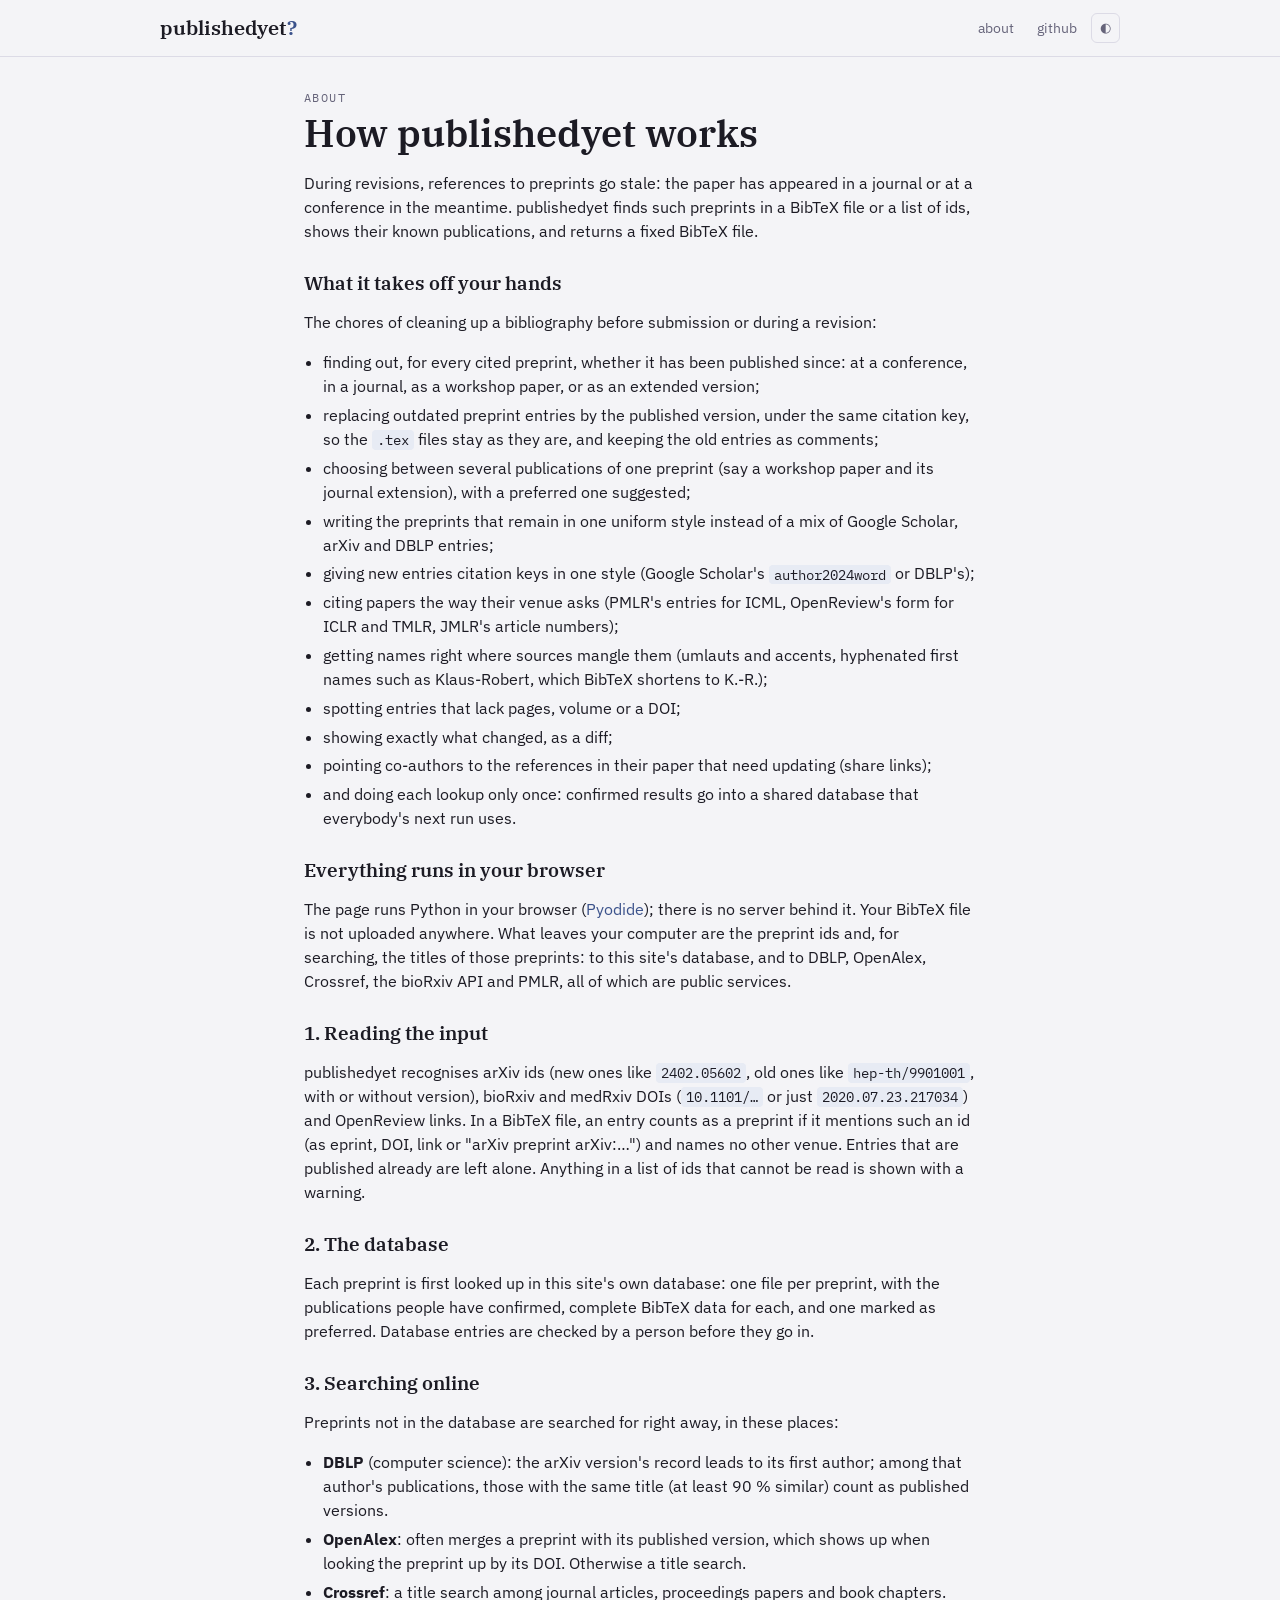
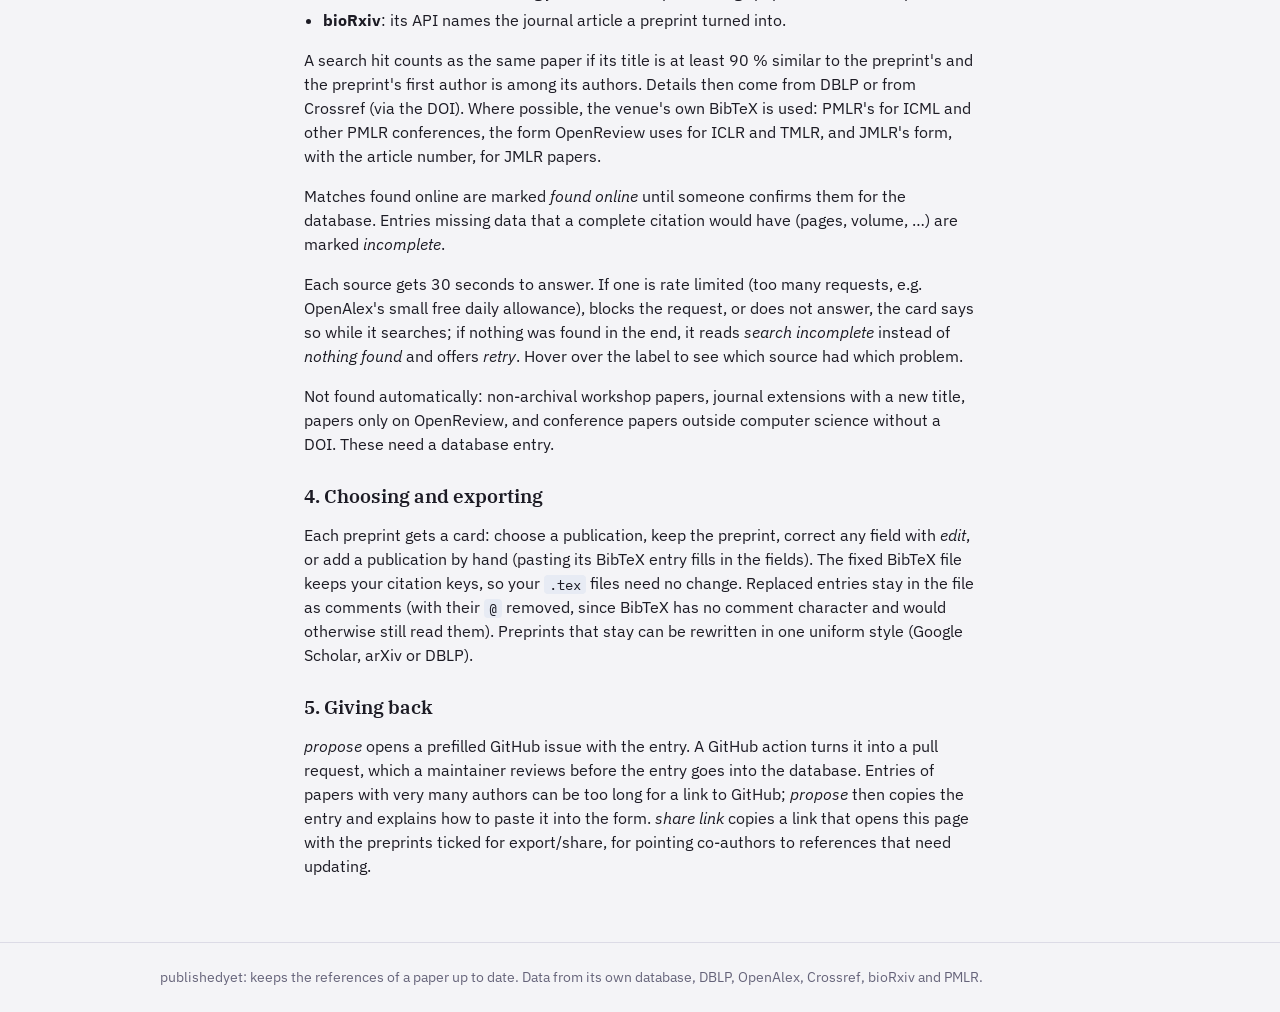
<file: about.html>
<!doctype html>
<html lang="en">
<head>
<meta charset="utf-8">
<meta name="viewport" content="width=device-width, initial-scale=1">
<title>publishedyet: about</title>
<link rel="icon" href="favicon.svg" type="image/svg+xml">
<link rel="icon" href="favicon-32.png" sizes="32x32" type="image/png">
<link rel="apple-touch-icon" href="apple-touch-icon.png">
<link rel="preconnect" href="https://fonts.gstatic.com" crossorigin>
<link rel="stylesheet" href="https://fonts.googleapis.com/css2?family=IBM+Plex+Mono:wght@400;500&family=IBM+Plex+Sans:wght@400;500;600&family=IBM+Plex+Serif:wght@500;600&display=swap">
<link rel="stylesheet" href="style.css">
<script>
  try { var theme = localStorage.getItem('publishedyet-theme'); if (theme) document.documentElement.setAttribute('data-theme', theme); } catch (e) {}
</script>
</head>
<body>
<header class="site"><div class="wrap bar">
  <a class="brand" href="./">publishedyet<span class="q">?</span></a>
  <nav>
    <a href="about.html">about</a>
    <a href="https://github.com/sebastian-lapuschkin-sideprojects/publishedyet">github</a>
    <button class="tbtn" id="theme" title="light / dark" aria-label="switch light or dark">◐</button>
  </nav>
</div></header>

<main class="wrap prose">
  <div class="eyebrow">about</div>
  <h1>How publishedyet works</h1>
  <p>During revisions, references to preprints go stale: the paper has appeared in a journal or at a
    conference in the meantime. publishedyet finds such preprints in a BibTeX file or a list of ids,
    shows their known publications, and returns a fixed BibTeX file.</p>

  <h2>What it takes off your hands</h2>
  <p>The chores of cleaning up a bibliography before submission or during a revision:</p>
  <ul>
    <li>finding out, for every cited preprint, whether it has been published since: at a conference,
      in a journal, as a workshop paper, or as an extended version;</li>
    <li>replacing outdated preprint entries by the published version, under the same citation key, so
      the <code>.tex</code> files stay as they are, and keeping the old entries as comments;</li>
    <li>choosing between several publications of one preprint (say a workshop paper and its journal
      extension), with a preferred one suggested;</li>
    <li>writing the preprints that remain in one uniform style instead of a mix of Google Scholar,
      arXiv and DBLP entries;</li>
    <li>giving new entries citation keys in one style (Google Scholar's <code>author2024word</code> or DBLP's);</li>
    <li>citing papers the way their venue asks (PMLR's entries for ICML, OpenReview's form for ICLR and TMLR,
      JMLR's article numbers);</li>
    <li>getting names right where sources mangle them (umlauts and accents, hyphenated first names
      such as Klaus-Robert, which BibTeX shortens to K.-R.);</li>
    <li>spotting entries that lack pages, volume or a DOI;</li>
    <li>showing exactly what changed, as a diff;</li>
    <li>pointing co-authors to the references in their paper that need updating (share links);</li>
    <li>and doing each lookup only once: confirmed results go into a shared database that everybody's
      next run uses.</li>
  </ul>

  <h2>Everything runs in your browser</h2>
  <p>The page runs Python in your browser (<a href="https://pyodide.org">Pyodide</a>); there is no
    server behind it. Your BibTeX file is not uploaded anywhere. What leaves your computer are the
    preprint ids and, for searching, the titles of those preprints: to this site's database, and to
    DBLP, OpenAlex, Crossref, the bioRxiv API and PMLR, all of which are public services.</p>

  <h2>1. Reading the input</h2>
  <p>publishedyet recognises arXiv ids (new ones like <code>2402.05602</code>, old ones like
    <code>hep-th/9901001</code>, with or without version), bioRxiv and medRxiv DOIs
    (<code>10.1101/…</code> or just <code>2020.07.23.217034</code>) and OpenReview links. In a BibTeX
    file, an entry counts as a preprint if it mentions such an id (as eprint, DOI, link or
    "arXiv preprint arXiv:…") and names no other venue. Entries that are published already are left alone.
    Anything in a list of ids that cannot be read is shown with a warning.</p>

  <h2>2. The database</h2>
  <p>Each preprint is first looked up in this site's own database: one file per preprint, with the
    publications people have confirmed, complete BibTeX data for each, and one marked as preferred.
    Database entries are checked by a person before they go in.</p>

  <h2>3. Searching online</h2>
  <p>Preprints not in the database are searched for right away, in these places:</p>
  <ul>
    <li><b>DBLP</b> (computer science): the arXiv version's record leads to its first author; among
      that author's publications, those with the same title (at least 90&nbsp;% similar) count as published versions.</li>
    <li><b>OpenAlex</b>: often merges a preprint with its published version, which shows up when
      looking the preprint up by its DOI. Otherwise a title search.</li>
    <li><b>Crossref</b>: a title search among journal articles, proceedings papers and book chapters.</li>
    <li><b>bioRxiv</b>: its API names the journal article a preprint turned into.</li>
  </ul>
  <p>A search hit counts as the same paper if its title is at least 90&nbsp;% similar to the
    preprint's and the preprint's first author is among its authors. Details then come from DBLP or
    from Crossref (via the DOI). Where possible, the venue's own BibTeX is used: PMLR's for ICML and
    other PMLR conferences, the form OpenReview uses for ICLR and TMLR, and JMLR's form, with the
    article number, for JMLR papers.</p>
  <p>Matches found online are marked <i>found online</i> until someone confirms them for the database.
    Entries missing data that a complete citation would have (pages, volume, …) are marked <i>incomplete</i>.</p>
  <p>Each source gets 30 seconds to answer. If one is rate limited (too many requests, e.g. OpenAlex's
    small free daily allowance), blocks the request, or does not answer, the card says so while it
    searches; if nothing was found in the end, it reads <i>search incomplete</i> instead of
    <i>nothing found</i> and offers <i>retry</i>. Hover over the label to see which source had which problem.</p>
  <p>Not found automatically: non-archival workshop papers, journal extensions with a new title, papers
    only on OpenReview, and conference papers outside computer science without a DOI. These need a database entry.</p>

  <h2>4. Choosing and exporting</h2>
  <p>Each preprint gets a card: choose a publication, keep the preprint, correct any field with
    <i>edit</i>, or add a publication by hand (pasting its BibTeX entry fills in the fields). The fixed BibTeX file keeps your citation keys, so your
    <code>.tex</code> files need no change. Replaced entries stay in the file as comments (with their
    <code>@</code> removed, since BibTeX has no comment character and would otherwise still read them).
    Preprints that stay can be rewritten in one uniform style (Google Scholar, arXiv or DBLP).</p>

  <h2>5. Giving back</h2>
  <p><i>propose</i> opens a prefilled GitHub issue with the entry. A GitHub action turns it into a pull
    request, which a maintainer reviews before the entry goes into the database. Entries of papers with
    very many authors can be too long for a link to GitHub; <i>propose</i> then copies the entry and
    explains how to paste it into the form. <i>share link</i>
    copies a link that opens this page with the preprints ticked for export/share, for pointing
    co-authors to references that need updating.</p>
</main>

<footer class="site"><div class="wrap">
  publishedyet: keeps the references of a paper up to date. Data from its own database, DBLP, OpenAlex, Crossref, bioRxiv and PMLR.
</div></footer>
<script>
  document.getElementById('theme').onclick = function () {
    var root = document.documentElement;
    var now = root.getAttribute('data-theme') || (matchMedia('(prefers-color-scheme: dark)').matches ? 'dark' : 'light');
    var next = now === 'dark' ? 'light' : 'dark';
    root.setAttribute('data-theme', next);
    try { localStorage.setItem('publishedyet-theme', next); } catch (e) {}
  };
</script>
</body>
</html>
</file>
<file: style.css>
/* Layout and type follow lapuschkin.eats (IBM Plex, ink on paper, one accent);
   colours from the viridis colormap: indigo for confirmed, teal for found online. */
:root {
  color-scheme: light;  /* browser-drawn controls (file button, scrollbars) follow the theme */
  --paper: #f4f4f7; --raised: #ffffff; --ink: #1c1b24; --muted: #66647a; --line: #dcdbe6;
  --accent: #3b528b; --accent-soft: #e7ebf4; --teal: #1f8a84; --teal-soft: #dcf1ee; --shade: #ebebf2; --zebra: #ececf3; --warn: #85630a; --warn-soft: #f7edc4;
  --add: #e3f4e3; --del: #f2e6ec; --hunk: #ecebf1;
  --maxw: 62rem;
  --serif: 'IBM Plex Serif', Georgia, serif;
  --sans: 'IBM Plex Sans', system-ui, sans-serif;
  --mono: 'IBM Plex Mono', ui-monospace, monospace;
}
@media (prefers-color-scheme: dark) { :root:not([data-theme="light"]) {
  color-scheme: dark;
  --paper: #13131a; --raised: #1b1b25; --ink: #e7e7ef; --muted: #9b9ab0; --line: #2c2b3a;
  --accent: #9fb3e8; --accent-soft: #222842; --teal: #5ec9a8; --teal-soft: #173230; --shade: #181822; --zebra: #22222e; --warn: #e3c75a; --warn-soft: #3a3418;
  --add: #1b3324; --del: #352030; --hunk: #22212e;
} }
:root[data-theme="dark"] {
  color-scheme: dark;
  --paper: #13131a; --raised: #1b1b25; --ink: #e7e7ef; --muted: #9b9ab0; --line: #2c2b3a;
  --accent: #9fb3e8; --accent-soft: #222842; --teal: #5ec9a8; --teal-soft: #173230; --shade: #181822; --zebra: #22222e; --warn: #e3c75a; --warn-soft: #3a3418;
  --add: #1b3324; --del: #352030; --hunk: #22212e;
}

* { box-sizing: border-box; }
body { margin: 0; background: var(--paper); color: var(--ink); font: 16px/1.5 var(--sans); }
.wrap { width: 100%; max-width: var(--maxw); margin-inline: auto; padding-inline: 16px; }
a { color: var(--accent); text-decoration: none; }
a:hover { text-decoration: underline; }
:focus-visible { outline: 2px solid var(--accent); outline-offset: 2px; border-radius: 3px; }
h1, h2, h3 { font-family: var(--serif); font-weight: 600; line-height: 1.15; margin: 0; text-wrap: balance; }
.eyebrow, .cap { font-family: var(--mono); font-size: .72rem; letter-spacing: .12em; text-transform: uppercase; color: var(--muted); }

header.site { position: sticky; top: 0; z-index: 30; background: var(--paper); border-bottom: 1px solid var(--line); }
header.site .bar { display: flex; align-items: center; gap: 1rem; min-height: 56px; }
.brand { font-family: var(--serif); font-weight: 600; font-size: 1.25rem; color: var(--ink); }
.brand:hover { text-decoration: none; }
.brand .q { color: var(--accent); }
header nav { margin-left: auto; display: flex; align-items: center; gap: .4rem; }
header nav a { font-size: .9rem; color: var(--muted); padding: .3rem .5rem; }
.tbtn { font-family: var(--mono); font-size: .8rem; background: none; border: 1px solid var(--line); color: var(--muted);
        border-radius: 6px; padding: .35rem .5rem; cursor: pointer; }
.tbtn:hover { border-color: var(--accent); color: var(--ink); }

main { padding-block: 2rem 3rem; }
.lede { margin-bottom: 1.5rem; }
.lede h1 { font-size: clamp(2rem, 6vw, 2.6rem); margin: .3rem 0 .6rem; }
.lede p { color: var(--muted); font-size: 1.05rem; max-width: 42rem; margin: 0 0 .4rem; }
.pitch { list-style: none; padding: 0; margin: 0 0 1rem; font-size: 1.05rem; }
.pitch li { padding-left: 1.1rem; position: relative; margin: .15rem 0; }
.pitch li::before { content: "✓"; position: absolute; left: 0; color: var(--teal); font-weight: 600; }
.lede .privacy { font-size: .85rem; }
footer.site { border-top: 1px solid var(--line); color: var(--muted); font-size: .85rem; }
footer.site .wrap { padding-block: 1.5rem; }

textarea { width: 100%; min-height: 160px; padding: .6rem .7rem; border: 1px solid var(--line); border-radius: 10px;
           background: var(--raised); color: var(--ink); font: .82rem/1.45 var(--mono); }
#entries, #fixed { min-height: 220px; }
.controls { display: flex; gap: .7rem; align-items: center; justify-content: flex-end; margin: .6rem 0; flex-wrap: wrap; }
.controls .file { margin-right: auto; font-family: var(--mono); font-size: .8rem; color: var(--muted); }
button { font-family: var(--mono); font-size: .85rem; padding: .4rem 1rem; border: 1px solid var(--accent); border-radius: 8px;
         background: var(--accent); color: var(--paper); cursor: pointer; }
button:disabled { opacity: .5; cursor: wait; }
button.small, .act { font-family: var(--mono); font-size: .75rem; padding: .15rem .55rem; border: 1px solid var(--line); border-radius: 6px;
                     background: var(--raised); color: var(--accent); cursor: pointer; white-space: nowrap; }
button.small:hover, .act:hover { border-color: var(--accent); text-decoration: none; }
select { font: .85rem var(--sans); padding: .25rem; background: var(--raised); color: var(--ink); border: 1px solid var(--line); border-radius: 6px; }
.options { display: flex; gap: 1.5rem; flex-wrap: wrap; }
.options label { display: flex; flex-direction: column; gap: .3rem; }
h2 { font-size: 1.4rem; margin-top: 2.4rem; }
h3 { font-size: 1.05rem; margin: 1.4rem 0 .5rem; }
.hint { color: var(--muted); font-size: .85rem; margin: 0 0 .5rem; }

/* results: one card per preprint */
.bar-top { display: flex; gap: .8rem; align-items: center; margin: 1.6rem 0 .6rem; }
.bar-top .cap { margin-right: auto; }
.bar-top .done { font: .75rem var(--mono); color: var(--teal); }
.bar-top .pick { margin-right: calc(.9rem + 1px); }  /* box above the boxes of the cards */
.card { background: var(--raised); border: 1px solid var(--line); border-radius: 12px; margin: 0 0 .7rem; }
.card.alt { background: var(--zebra); }
.card .top { display: grid; grid-template-columns: 12rem minmax(0, 1fr) 11rem 16rem; gap: .8rem; align-items: center;
             padding: .55rem .9rem; border-bottom: 1px solid var(--line); }
.card .who { min-width: 0; }
.card .id { display: block; font: .8rem var(--mono); white-space: nowrap; overflow: hidden; text-overflow: ellipsis; }
.card .key { font: .7rem var(--mono); color: var(--muted); white-space: nowrap; overflow: hidden; text-overflow: ellipsis; }
.card .title { font-size: .9rem; white-space: nowrap; overflow: hidden; text-overflow: ellipsis; }
.pill { justify-self: start; font: .66rem var(--mono); text-transform: uppercase; letter-spacing: .05em; border-radius: 4px;
        padding: .1rem .45rem; white-space: nowrap; }
.pill.db { background: var(--accent-soft); color: var(--accent); }
.pill.online { background: var(--teal-soft); color: var(--teal); }
.pill.none, .pill.busy { background: var(--shade); color: var(--muted); }
.pill.warn { background: var(--warn-soft); color: var(--warn); }
.card .title.warn { color: var(--warn); font-size: .85rem; }
.actions { display: flex; gap: .35rem; justify-content: flex-end; }
.opts { display: grid; grid-template-columns: repeat(4, minmax(0, 1fr)); gap: .5rem; padding: .6rem .9rem; }
.tile { min-width: 0; border: 1px solid var(--line); border-radius: 8px; padding: .35rem .6rem; background: var(--raised); cursor: pointer; }
.tile:hover { border-color: var(--accent); }
.tile.chosen { border: 2px solid var(--accent); background: var(--accent-soft); padding: calc(.35rem - 1px) calc(.6rem - 1px); }
.tile .name { font-size: .85rem; white-space: nowrap; overflow: hidden; text-overflow: ellipsis; }
.tile .meta { font: .66rem var(--mono); text-transform: uppercase; letter-spacing: .05em; color: var(--muted);
              white-space: nowrap; overflow: hidden; text-overflow: ellipsis; }
.tile.ghost { border-style: dashed; background: transparent; color: var(--muted); font: .75rem var(--mono);
              display: flex; align-items: center; justify-content: center; }
.tile .go { font-size: .8rem; }
.edit { border-top: 1px dashed var(--line); padding: .7rem .9rem .8rem; display: grid;
        grid-template-columns: repeat(4, minmax(0, 1fr)); gap: .5rem .8rem; }
.edit .fld { display: flex; flex-direction: column; gap: .15rem; min-width: 0; }
.edit .wide { grid-column: 1 / -1; }
.edit .note { text-transform: none; letter-spacing: 0; }
.edit input:not([type=checkbox]), .edit textarea, .edit select { width: 100%; min-height: 0; font: .78rem/1.4 var(--mono);
        padding: .3rem .45rem; border: 1px solid var(--line); border-radius: 6px; background: var(--paper); color: var(--ink); }
.edit .problems { color: var(--warn); font-size: .8rem; margin: 0; }
.tile .incomplete { color: var(--warn); }
.edit .hint, .edit .controls { margin: 0; }
.edit .paste summary { cursor: pointer; font: .72rem var(--mono); color: var(--accent); }
.edit .paste textarea { margin: .4rem 0; }
@media (max-width: 760px) {
  .card .top { grid-template-columns: minmax(0, 1fr) auto; }
  .card .title { grid-column: 1 / -1; }
  .opts, .edit { grid-template-columns: repeat(2, minmax(0, 1fr)); }
}

#diff { border: 1px solid var(--line); border-radius: 10px; overflow-x: auto; font: .75rem/1.45 var(--mono); background: var(--raised); }
#diff div { white-space: pre; padding: 0 .6rem; }
#diff .add { background: var(--add); }
#diff .del { background: var(--del); }
#diff .hunk { background: var(--hunk); color: var(--muted); }
.icon { width: .85em; height: .85em; vertical-align: -.1em; fill: none; stroke: currentColor; stroke-width: 2.2;
        stroke-linecap: round; stroke-linejoin: round; }
.pick { display: flex; align-items: center; gap: .1rem; cursor: pointer; font: .72rem var(--mono); color: var(--muted);
        border-left: 1px solid var(--line); padding-left: .55rem; margin-left: .2rem; white-space: nowrap; }
.pick input { margin: 0 0 0 .2rem; accent-color: var(--accent); cursor: pointer; }
.card.left-out .opts, .card.left-out .who, .card.left-out .title { opacity: .45; }

/* about page */
.prose { max-width: 44rem; }
.prose h1 { font-size: clamp(1.8rem, 5vw, 2.4rem); margin: .3rem 0 1rem; }
.prose h2 { font-size: 1.2rem; margin: 1.8rem 0 .4rem; }
.prose p, .prose li { color: var(--ink); }
.prose ul { padding-left: 1.2rem; }
.prose li { margin: .3rem 0; }
code { font-family: var(--mono); background: var(--accent-soft); padding: .05em .35em; border-radius: 4px; font-size: .88em; }
dialog { max-width: 38rem; width: calc(100% - 2rem); border: 1px solid var(--line); border-radius: 12px; padding: 1.2rem 1.4rem;
         background: var(--raised); color: var(--ink); }
dialog::backdrop { background: rgba(0, 0, 0, .45); }
dialog h3 { margin-top: 0; }
dialog textarea { min-height: 0; font: .72rem/1.4 var(--mono); }
dialog form { text-align: right; margin-top: .6rem; }
</file>
